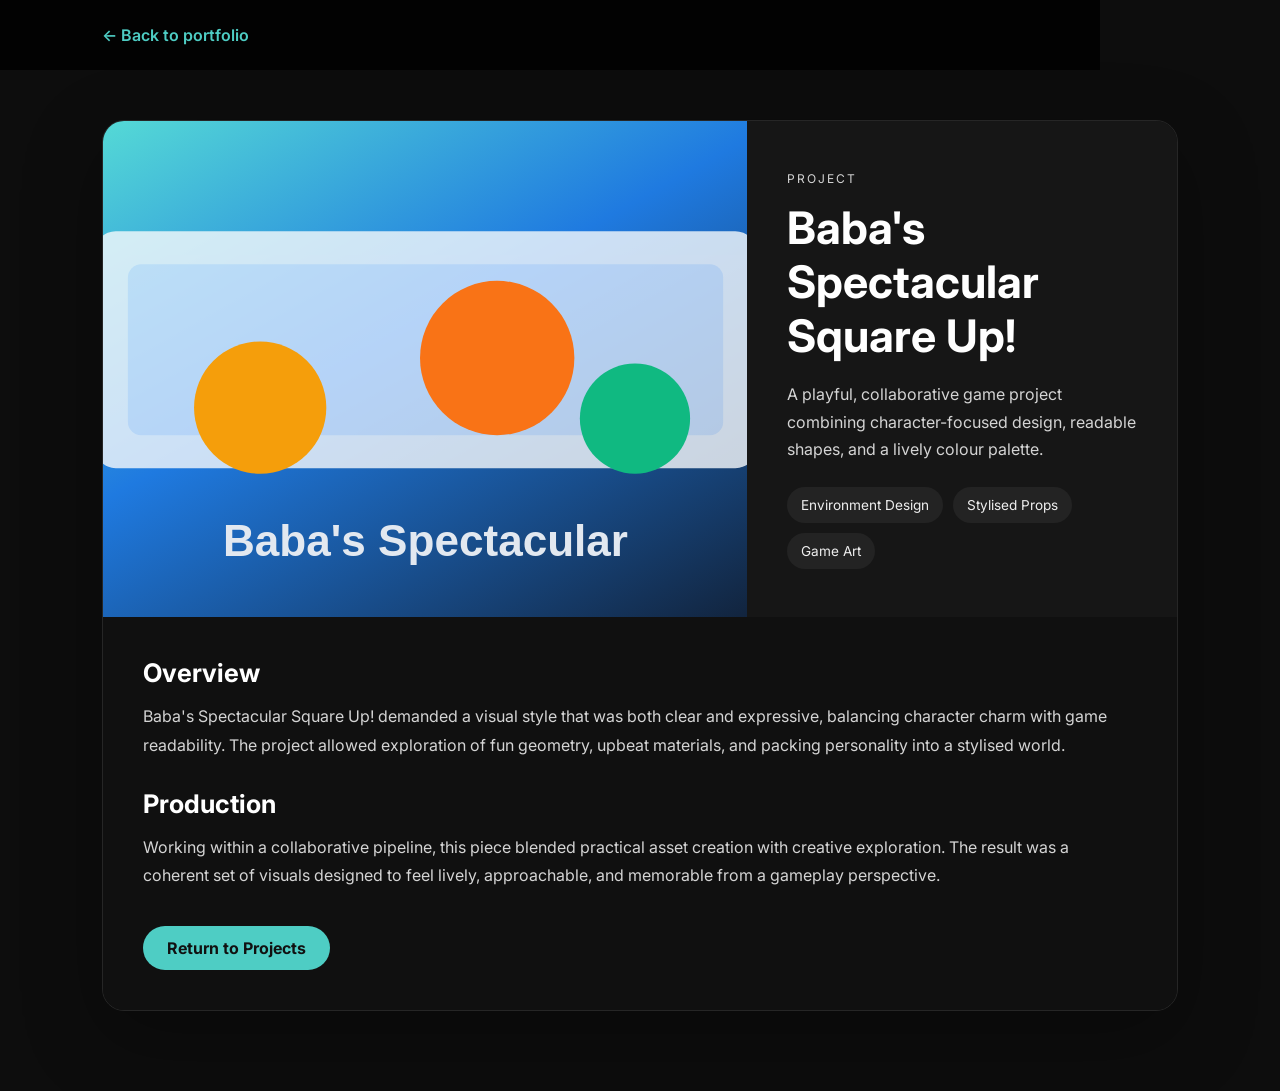
<file: babas-spectacular-square-up.html>
<!DOCTYPE html>
<html lang="en">
<head>
<meta charset="UTF-8">
<meta name="viewport" content="width=device-width, initial-scale=1.0">
<title>Baba's Spectacular Square Up! | Evan Miles</title>
<link rel="stylesheet" href="style.css">
<link href="https://fonts.googleapis.com/css2?family=Inter:wght@300;400;600;700&display=swap" rel="stylesheet">
</head>
<body>
<nav class="project-nav">
<a href="index.html">← Back to portfolio</a>
</nav>

<main class="project-page-shell">
<div class="project-page">
<section class="project-header">
<div class="project-visual">
<img src="babas-square-up-project.svg" alt="Baba's Spectacular Square Up! project preview">
</div>
<div class="project-info">
<p class="eyebrow">Project</p>
<h1>Baba's Spectacular Square Up!</h1>
<p>A playful, collaborative game project combining character-focused design, readable shapes, and a lively colour palette.</p>
<div class="project-tags">
<span>Environment Design</span>
<span>Stylised Props</span>
<span>Game Art</span>
</div>
</div>
</section>

<section class="project-body">
<h2>Overview</h2>
<p>Baba's Spectacular Square Up! demanded a visual style that was both clear and expressive, balancing character charm with game readability. The project allowed exploration of fun geometry, upbeat materials, and packing personality into a stylised world.</p>
<h2>Production</h2>
<p>Working within a collaborative pipeline, this piece blended practical asset creation with creative exploration. The result was a coherent set of visuals designed to feel lively, approachable, and memorable from a gameplay perspective.</p>
<a href="index.html" class="project-back">Return to Projects</a>
</section>
</div>
</main>
</body>
</html>
</file>
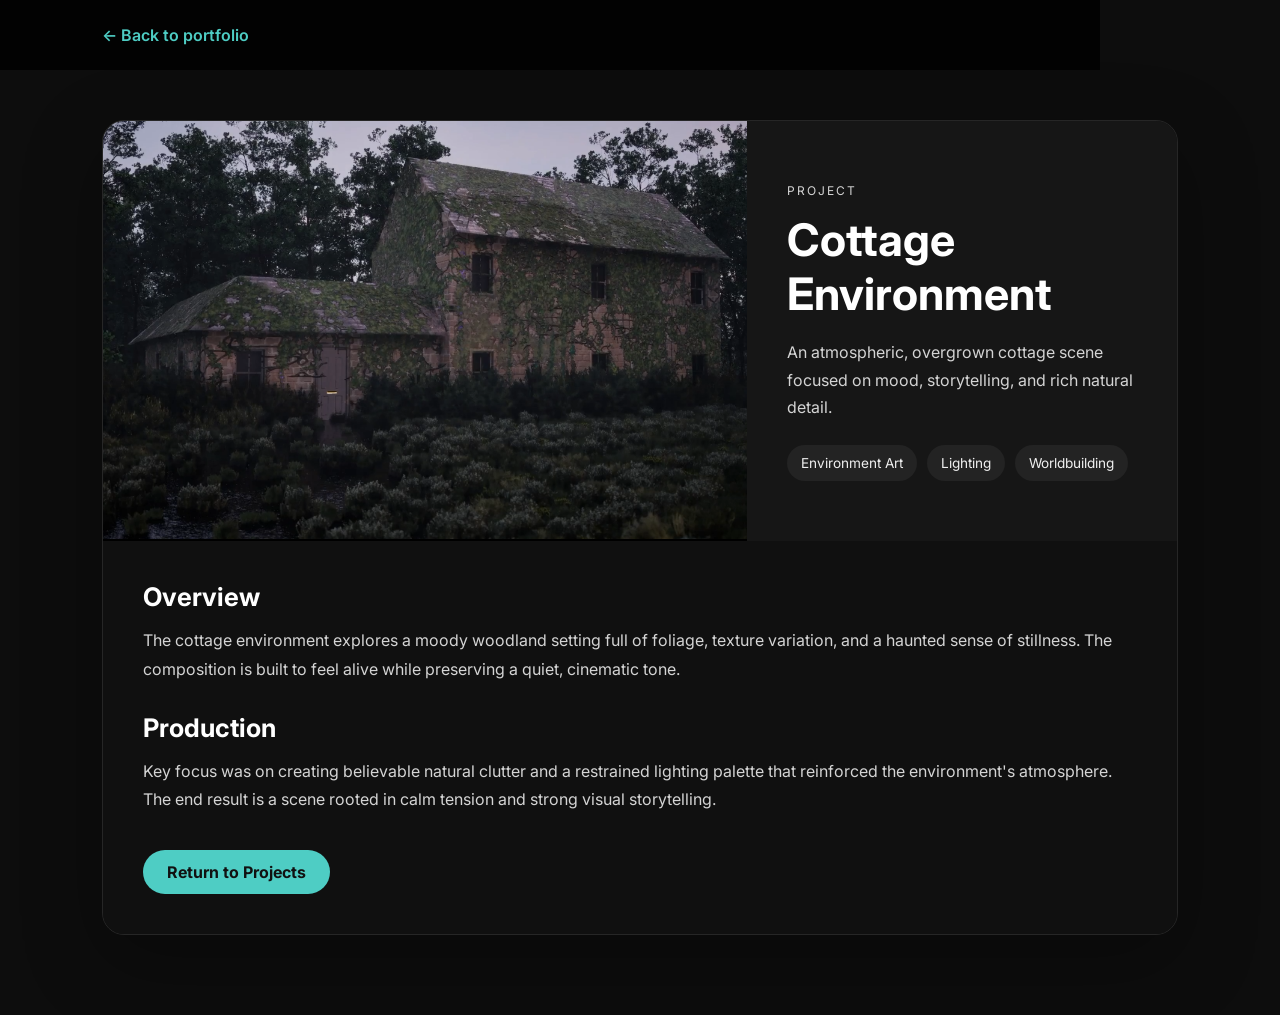
<file: cottage-environment.html>
<!DOCTYPE html>
<html lang="en">
<head>
<meta charset="UTF-8">
<meta name="viewport" content="width=device-width, initial-scale=1.0">
<title>Cottage Environment | Evan Miles</title>
<link rel="stylesheet" href="style.css">
<link href="https://fonts.googleapis.com/css2?family=Inter:wght@300;400;600;700&display=swap" rel="stylesheet">
</head>
<body>
<nav class="project-nav">
<a href="index.html">← Back to portfolio</a>
</nav>

<main class="project-page-shell">
<div class="project-page">
<section class="project-header">
<div class="project-visual">
<img src="cottage-environment.jpg" alt="Cottage environment project preview">
</div>
<div class="project-info">
<p class="eyebrow">Project</p>
<h1>Cottage Environment</h1>
<p>An atmospheric, overgrown cottage scene focused on mood, storytelling, and rich natural detail.</p>
<div class="project-tags">
<span>Environment Art</span>
<span>Lighting</span>
<span>Worldbuilding</span>
</div>
</div>
</section>

<section class="project-body">
<h2>Overview</h2>
<p>The cottage environment explores a moody woodland setting full of foliage, texture variation, and a haunted sense of stillness. The composition is built to feel alive while preserving a quiet, cinematic tone.</p>
<h2>Production</h2>
<p>Key focus was on creating believable natural clutter and a restrained lighting palette that reinforced the environment's atmosphere. The end result is a scene rooted in calm tension and strong visual storytelling.</p>
<a href="index.html" class="project-back">Return to Projects</a>
</section>
</div>
</main>
</body>
</html>
</file>
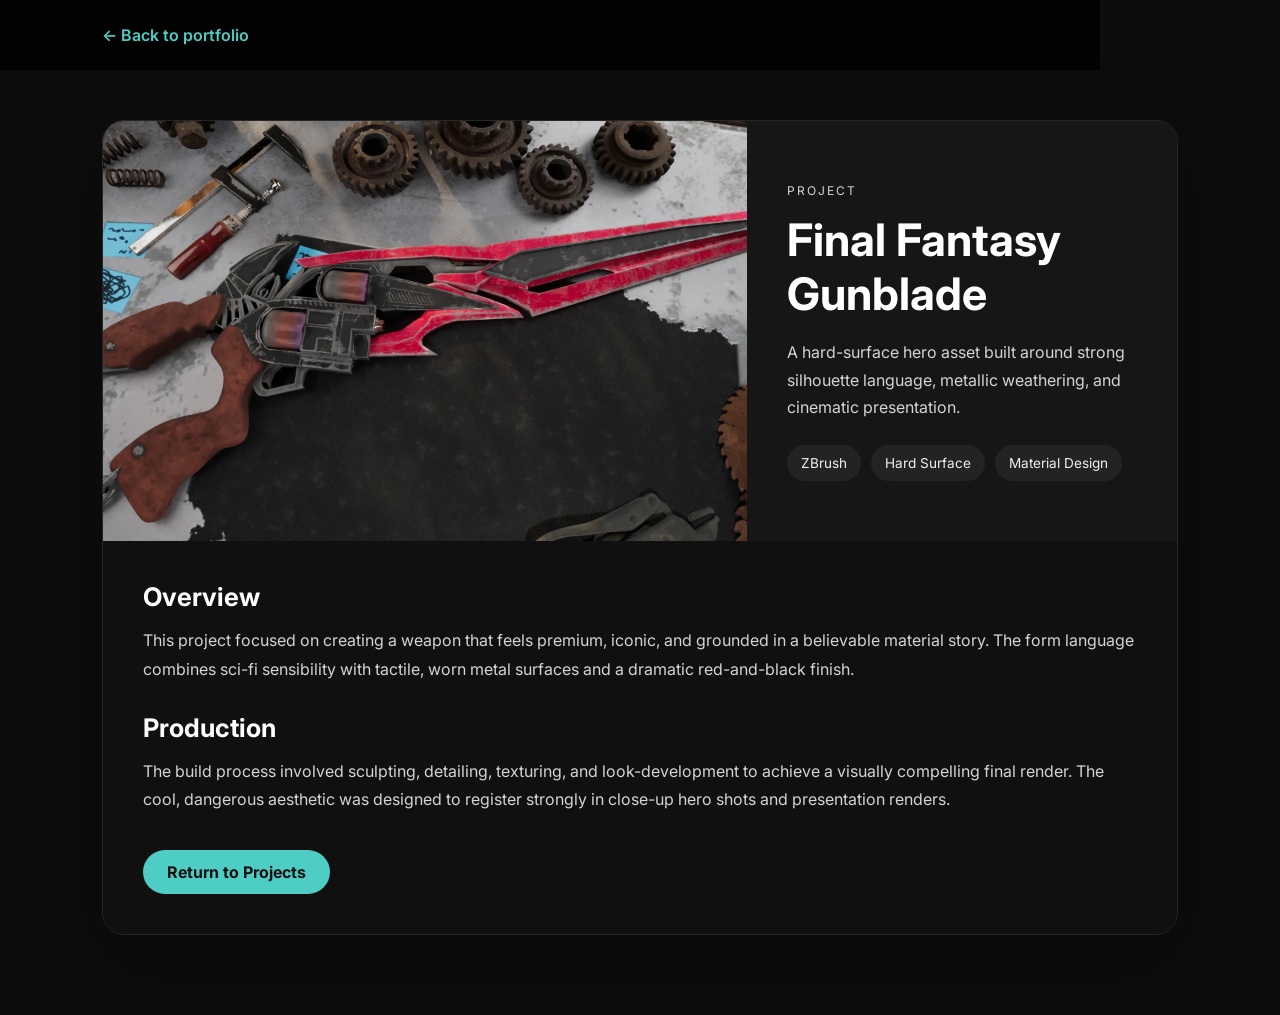
<file: final-fantasy-gunblade.html>
<!DOCTYPE html>
<html lang="en">
<head>
<meta charset="UTF-8">
<meta name="viewport" content="width=device-width, initial-scale=1.0">
<title>Final Fantasy Gunblade | Evan Miles</title>
<link rel="stylesheet" href="style.css">
<link href="https://fonts.googleapis.com/css2?family=Inter:wght@300;400;600;700&display=swap" rel="stylesheet">
</head>
<body>
<nav class="project-nav">
<a href="index.html">← Back to portfolio</a>
</nav>

<main class="project-page-shell">
<div class="project-page">
<section class="project-header">
<div class="project-visual">
<img src="gunblade-project.jpg" alt="Final Fantasy Gunblade project preview">
</div>
<div class="project-info">
<p class="eyebrow">Project</p>
<h1>Final Fantasy Gunblade</h1>
<p>A hard-surface hero asset built around strong silhouette language, metallic weathering, and cinematic presentation.</p>
<div class="project-tags">
<span>ZBrush</span>
<span>Hard Surface</span>
<span>Material Design</span>
</div>
</div>
</section>

<section class="project-body">
<h2>Overview</h2>
<p>This project focused on creating a weapon that feels premium, iconic, and grounded in a believable material story. The form language combines sci-fi sensibility with tactile, worn metal surfaces and a dramatic red-and-black finish.</p>
<h2>Production</h2>
<p>The build process involved sculpting, detailing, texturing, and look-development to achieve a visually compelling final render. The cool, dangerous aesthetic was designed to register strongly in close-up hero shots and presentation renders.</p>
<a href="index.html" class="project-back">Return to Projects</a>
</section>
</div>
</main>
</body>
</html>
</file>
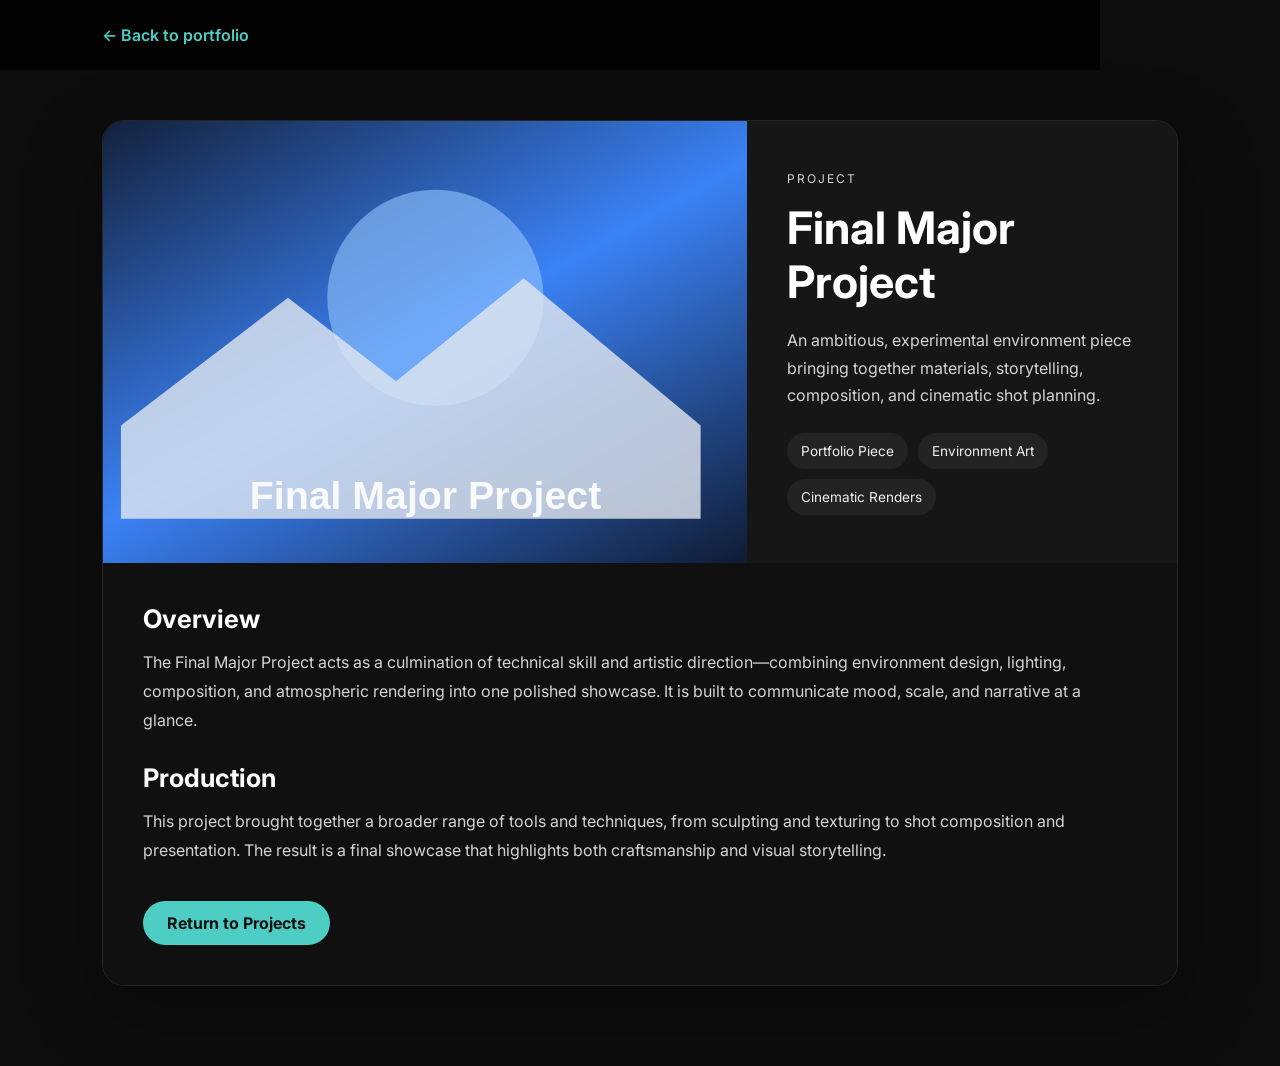
<file: final-major-project.html>
<!DOCTYPE html>
<html lang="en">
<head>
<meta charset="UTF-8">
<meta name="viewport" content="width=device-width, initial-scale=1.0">
<title>Final Major Project | Evan Miles</title>
<link rel="stylesheet" href="style.css">
<link href="https://fonts.googleapis.com/css2?family=Inter:wght@300;400;600;700&display=swap" rel="stylesheet">
</head>
<body>
<nav class="project-nav">
<a href="index.html">← Back to portfolio</a>
</nav>

<main class="project-page-shell">
<div class="project-page">
<section class="project-header">
<div class="project-visual">
<img src="final-major-project.svg" alt="Final Major Project preview">
</div>
<div class="project-info">
<p class="eyebrow">Project</p>
<h1>Final Major Project</h1>
<p>An ambitious, experimental environment piece bringing together materials, storytelling, composition, and cinematic shot planning.</p>
<div class="project-tags">
<span>Portfolio Piece</span>
<span>Environment Art</span>
<span>Cinematic Renders</span>
</div>
</div>
</section>

<section class="project-body">
<h2>Overview</h2>
<p>The Final Major Project acts as a culmination of technical skill and artistic direction—combining environment design, lighting, composition, and atmospheric rendering into one polished showcase. It is built to communicate mood, scale, and narrative at a glance.</p>
<h2>Production</h2>
<p>This project brought together a broader range of tools and techniques, from sculpting and texturing to shot composition and presentation. The result is a final showcase that highlights both craftsmanship and visual storytelling.</p>
<a href="index.html" class="project-back">Return to Projects</a>
</section>
</div>
</main>
</body>
</html>
</file>
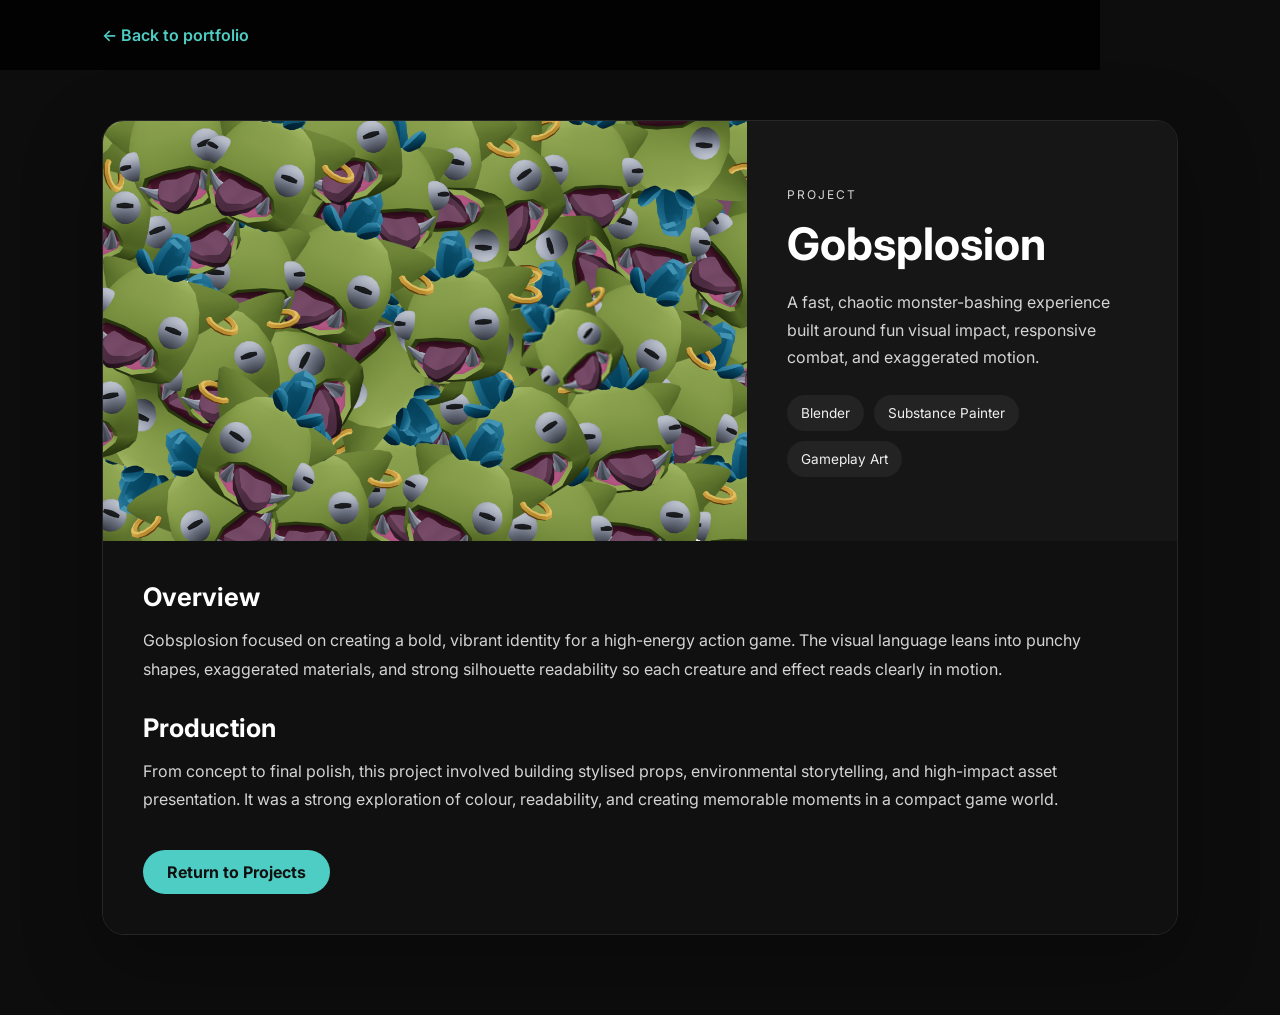
<file: gobsplosion.html>
<!DOCTYPE html>
<html lang="en">
<head>
<meta charset="UTF-8">
<meta name="viewport" content="width=device-width, initial-scale=1.0">
<title>Gobsplosion | Evan Miles</title>
<link rel="stylesheet" href="style.css">
<link href="https://fonts.googleapis.com/css2?family=Inter:wght@300;400;600;700&display=swap" rel="stylesheet">
</head>
<body>
<nav class="project-nav">
<a href="index.html">← Back to portfolio</a>
</nav>

<main class="project-page-shell">
<div class="project-page">
<section class="project-header">
<div class="project-visual">
<img src="gobsplosion-project.jpg" alt="Gobsplosion project preview">
</div>
<div class="project-info">
<p class="eyebrow">Project</p>
<h1>Gobsplosion</h1>
<p>A fast, chaotic monster-bashing experience built around fun visual impact, responsive combat, and exaggerated motion.</p>
<div class="project-tags">
<span>Blender</span>
<span>Substance Painter</span>
<span>Gameplay Art</span>
</div>
</div>
</section>

<section class="project-body">
<h2>Overview</h2>
<p>Gobsplosion focused on creating a bold, vibrant identity for a high-energy action game. The visual language leans into punchy shapes, exaggerated materials, and strong silhouette readability so each creature and effect reads clearly in motion.</p>
<h2>Production</h2>
<p>From concept to final polish, this project involved building stylised props, environmental storytelling, and high-impact asset presentation. It was a strong exploration of colour, readability, and creating memorable moments in a compact game world.</p>
<a href="index.html" class="project-back">Return to Projects</a>
</section>
</div>
</main>
</body>
</html>
</file>
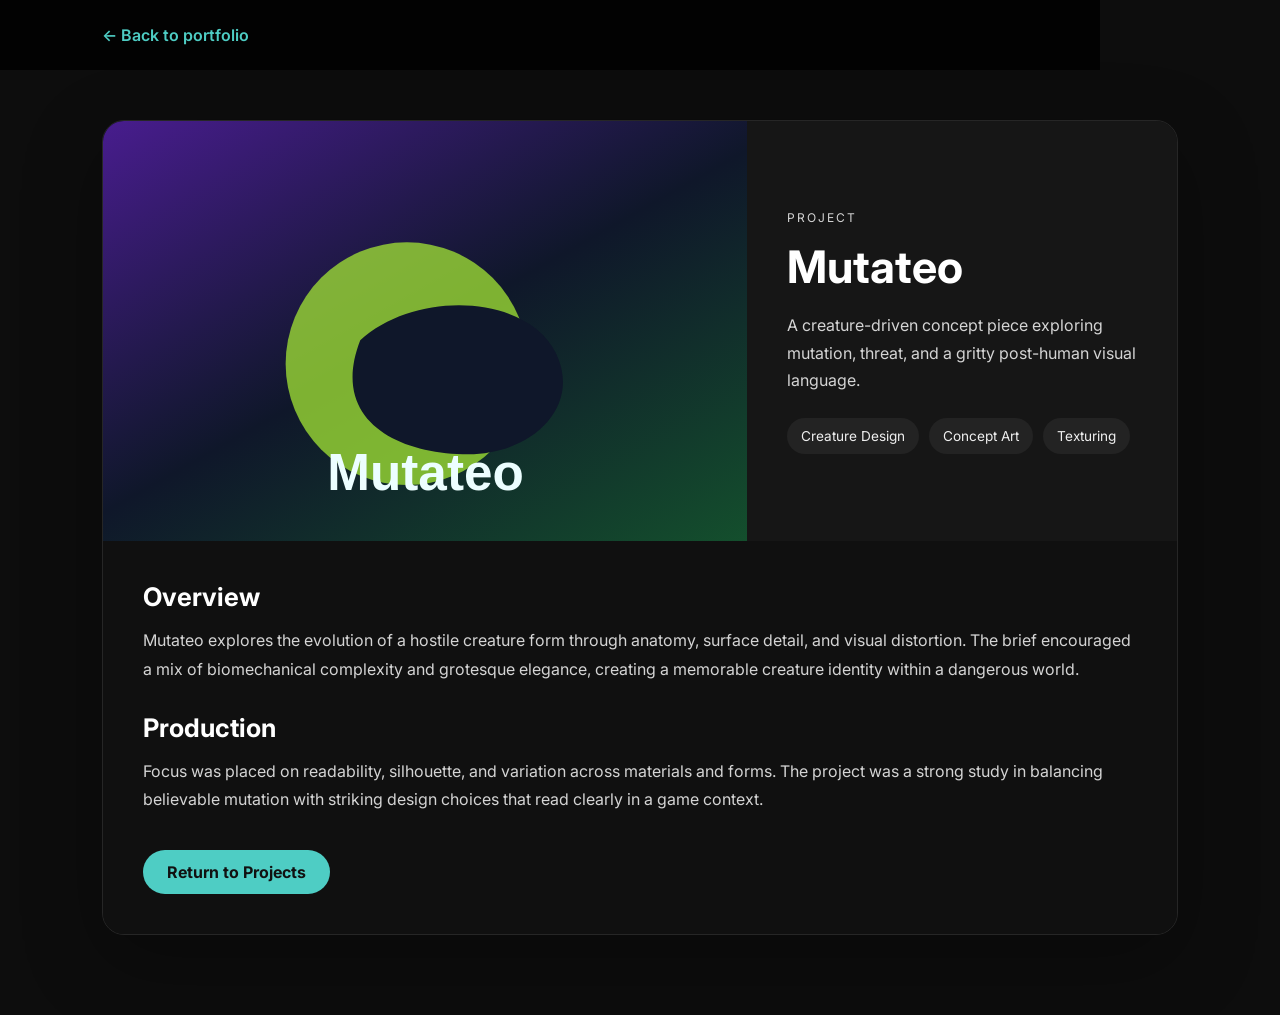
<file: mutateo.html>
<!DOCTYPE html>
<html lang="en">
<head>
<meta charset="UTF-8">
<meta name="viewport" content="width=device-width, initial-scale=1.0">
<title>Mutateo | Evan Miles</title>
<link rel="stylesheet" href="style.css">
<link href="https://fonts.googleapis.com/css2?family=Inter:wght@300;400;600;700&display=swap" rel="stylesheet">
</head>
<body>
<nav class="project-nav">
<a href="index.html">← Back to portfolio</a>
</nav>

<main class="project-page-shell">
<div class="project-page">
<section class="project-header">
<div class="project-visual">
<img src="mutateo-project.svg" alt="Mutateo project preview">
</div>
<div class="project-info">
<p class="eyebrow">Project</p>
<h1>Mutateo</h1>
<p>A creature-driven concept piece exploring mutation, threat, and a gritty post-human visual language.</p>
<div class="project-tags">
<span>Creature Design</span>
<span>Concept Art</span>
<span>Texturing</span>
</div>
</div>
</section>

<section class="project-body">
<h2>Overview</h2>
<p>Mutateo explores the evolution of a hostile creature form through anatomy, surface detail, and visual distortion. The brief encouraged a mix of biomechanical complexity and grotesque elegance, creating a memorable creature identity within a dangerous world.</p>
<h2>Production</h2>
<p>Focus was placed on readability, silhouette, and variation across materials and forms. The project was a strong study in balancing believable mutation with striking design choices that read clearly in a game context.</p>
<a href="index.html" class="project-back">Return to Projects</a>
</section>
</div>
</main>
</body>
</html>
</file>
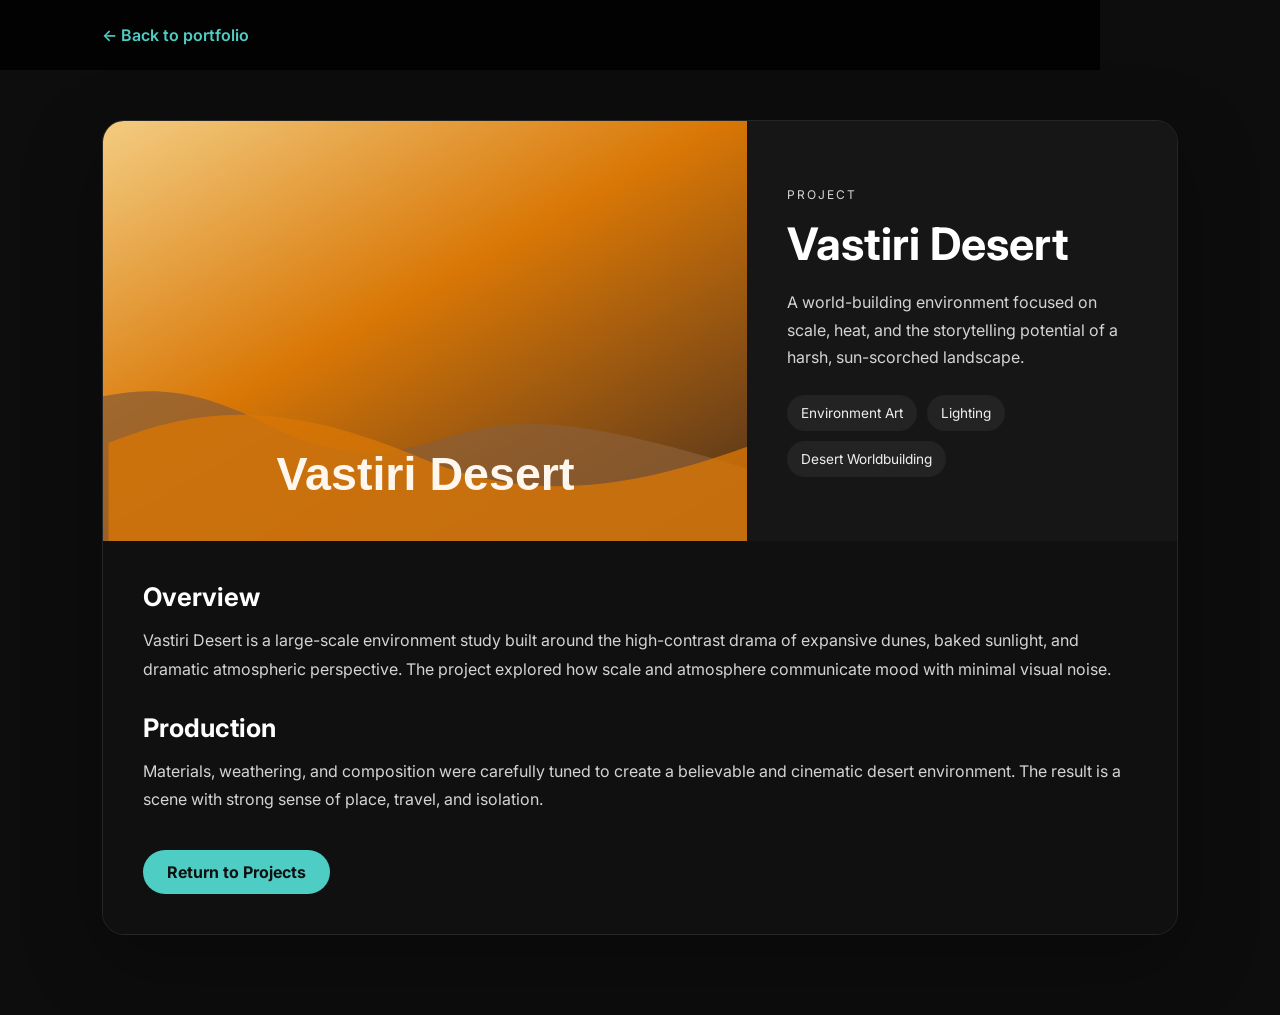
<file: vastiri-desert.html>
<!DOCTYPE html>
<html lang="en">
<head>
<meta charset="UTF-8">
<meta name="viewport" content="width=device-width, initial-scale=1.0">
<title>Vastiri Desert | Evan Miles</title>
<link rel="stylesheet" href="style.css">
<link href="https://fonts.googleapis.com/css2?family=Inter:wght@300;400;600;700&display=swap" rel="stylesheet">
</head>
<body>
<nav class="project-nav">
<a href="index.html">← Back to portfolio</a>
</nav>

<main class="project-page-shell">
<div class="project-page">
<section class="project-header">
<div class="project-visual">
<img src="vastiri-desert-project.svg" alt="Vastiri Desert project preview">
</div>
<div class="project-info">
<p class="eyebrow">Project</p>
<h1>Vastiri Desert</h1>
<p>A world-building environment focused on scale, heat, and the storytelling potential of a harsh, sun-scorched landscape.</p>
<div class="project-tags">
<span>Environment Art</span>
<span>Lighting</span>
<span>Desert Worldbuilding</span>
</div>
</div>
</section>

<section class="project-body">
<h2>Overview</h2>
<p>Vastiri Desert is a large-scale environment study built around the high-contrast drama of expansive dunes, baked sunlight, and dramatic atmospheric perspective. The project explored how scale and atmosphere communicate mood with minimal visual noise.</p>
<h2>Production</h2>
<p>Materials, weathering, and composition were carefully tuned to create a believable and cinematic desert environment. The result is a scene with strong sense of place, travel, and isolation.</p>
<a href="index.html" class="project-back">Return to Projects</a>
</section>
</div>
</main>
</body>
</html>
</file>
<file: style.css>
*{
margin:0;
padding:0;
box-sizing:border-box;
scroll-behavior:smooth;
}

body{
font-family:'Inter',sans-serif;
background:#0d0d0d;
color:white;
}

nav{
position:fixed;
width:100%;
padding:25px 8%;
display:flex;
justify-content:space-between;
align-items:center;
background:rgba(0,0,0,.8);
backdrop-filter:blur(10px);
z-index:100;
}

.logo{
font-size:1.3rem;
font-weight:700;
letter-spacing:2px;
}

nav ul{
display:flex;
list-style:none;
gap:30px;
}

.nav-socials{
display:flex;
align-items:center;
gap:12px;
}

.nav-socials a{
display:inline-flex;
align-items:center;
justify-content:center;
width:36px;
height:36px;
border-radius:50%;
background:rgba(255,255,255,.05);
border:1px solid rgba(255,255,255,.1);
color:white;
transition:.3s;
}

.nav-socials img{
width:18px;
height:18px;
object-fit:contain;
display:block;
}

.nav-socials svg{
width:16px;
height:16px;
fill:currentColor;
}

nav a{
text-decoration:none;
color:white;
transition:.3s;
}

nav a:hover,
.nav-socials a:hover{
color:#4ecdc4;
}

.hero{
height:100vh;
display:flex;
justify-content:center;
align-items:center;
text-align:center;
background:
linear-gradient(rgba(0,0,0,.5), rgba(0,0,0,.8)),
url("hero-render.jpg");
background-size:cover;
background-position:center;
}

.hero-content{
display:flex;
flex-direction:column;
align-items:center;
justify-content:center;
text-align:center;
}

.hero-content h1{
font-size:5rem;
margin-bottom:20px;
}

.hero-content p{
max-width:700px;
font-size:1.2rem;
color:#cfcfcf;
margin:0 auto 30px;
text-align:center;
line-height:1.7;
}

.btn{
display:inline-block;
padding:15px 35px;
background:#4ecdc4;
color:black;
text-decoration:none;
font-weight:700;
border-radius:50px;
}

.projects{
padding:120px 8%;
}

.projects h2{
text-align:center;
font-size:3rem;
margin-bottom:60px;
}

.project-grid{
display:grid;
grid-template-columns:
repeat(auto-fit,minmax(350px,1fr));
gap:25px;
}

.project-grid-centered{
margin-top:25px;
display:flex;
justify-content:center;
flex-wrap:wrap;
gap:25px;
}

.project-grid-centered .card{
width:min(100%,350px);
}

a.card{
text-decoration:none;
color:inherit;
display:block;
position:relative;
overflow:hidden;
border-radius:15px;
cursor:pointer;
}

.card{
position:relative;
overflow:hidden;
border-radius:15px;
cursor:pointer;
}

.card img{
width:100%;
height:350px;
object-fit:cover;
transition:.5s;
}

.overlay{
position:absolute;
inset:0;
background:radial-gradient(circle at center, rgba(0,0,0,0.12), rgba(0,0,0,0.52));
display:flex;
justify-content:center;
align-items:center;
flex-direction:column;
opacity:1;
transition:.5s;
}

.overlay h3,
.overlay p{
opacity:0;
transition:opacity .3s ease;
}

.card:hover img{
transform:scale(1.1);
}

.card:hover .overlay{
background:radial-gradient(circle at center, rgba(0,0,0,0.08), rgba(0,0,0,0.78));
}

.card:hover .overlay h3,
.card:hover .overlay p{
opacity:1;
}

.about{
padding:120px 8%;
background:#151515;
}

.about h2{
margin-bottom:30px;
font-size:3rem;
}

.about p{
max-width:800px;
line-height:1.8;
color:#ccc;
}

.skills{
margin-top:40px;
display:flex;
flex-wrap:wrap;
gap:15px;
}

.skills span{
padding:12px 20px;
background:#232323;
border-radius:30px;
}

#contact{
padding:120px 8%;
text-align:center;
}

#contact h2{
font-size:3rem;
margin-bottom:20px;
}

.socials{
margin-top:30px;
display:flex;
justify-content:center;
gap:25px;
}

.socials a{
color:#4ecdc4;
text-decoration:none;
}

footer{
padding:30px;
text-align:center;
border-top:1px solid #222;
}

.project-page-shell{
min-height:100vh;
padding:120px 8% 80px;
}

.project-nav{
max-width:1100px;
margin:0 auto 30px;
}

.project-nav a{
color:#4ecdc4;
text-decoration:none;
font-weight:600;
}

.project-page{
max-width:1100px;
margin:0 auto;
background:#111;
border:1px solid #262626;
border-radius:22px;
overflow:hidden;
box-shadow:0 25px 80px rgba(0,0,0,.3);
}

.project-header{
display:grid;
grid-template-columns:1.2fr .8fr;
min-height:420px;
}

.project-visual{
background:#0a0a0a;
}

.project-visual img{
width:100%;
height:100%;
object-fit:cover;
display:block;
}

.project-info{
padding:48px 40px;
display:flex;
flex-direction:column;
justify-content:center;
background:#161616;
}

.eyebrow{
text-transform:uppercase;
letter-spacing:2px;
font-size:.75rem;
color:#4ecdc4;
margin-bottom:12px;
}

.project-info h1{
font-size:2.8rem;
margin-bottom:18px;
}

.project-info p{
line-height:1.7;
color:#d4d4d4;
}

.project-tags{
margin-top:24px;
display:flex;
flex-wrap:wrap;
gap:10px;
}

.project-tags span{
padding:10px 14px;
background:#232323;
border-radius:999px;
font-size:.85rem;
color:#efefef;
}

.project-body{
padding:40px;
background:#101010;
}

.project-body h2{
font-size:1.6rem;
margin-bottom:14px;
}

.project-body p + h2{
margin-top:28px;
}

.project-body p{
line-height:1.8;
color:#d4d4d4;
margin-bottom:18px;
}

.project-back{
margin-top:18px;
display:inline-block;
padding:12px 24px;
background:#4ecdc4;
color:#111;
text-decoration:none;
font-weight:700;
border-radius:999px;
}

@media (max-width: 768px){
.project-header{
grid-template-columns:1fr;
}

.project-info{
padding:32px 24px;
}

.project-body{
padding:24px;
}
}
</file>
